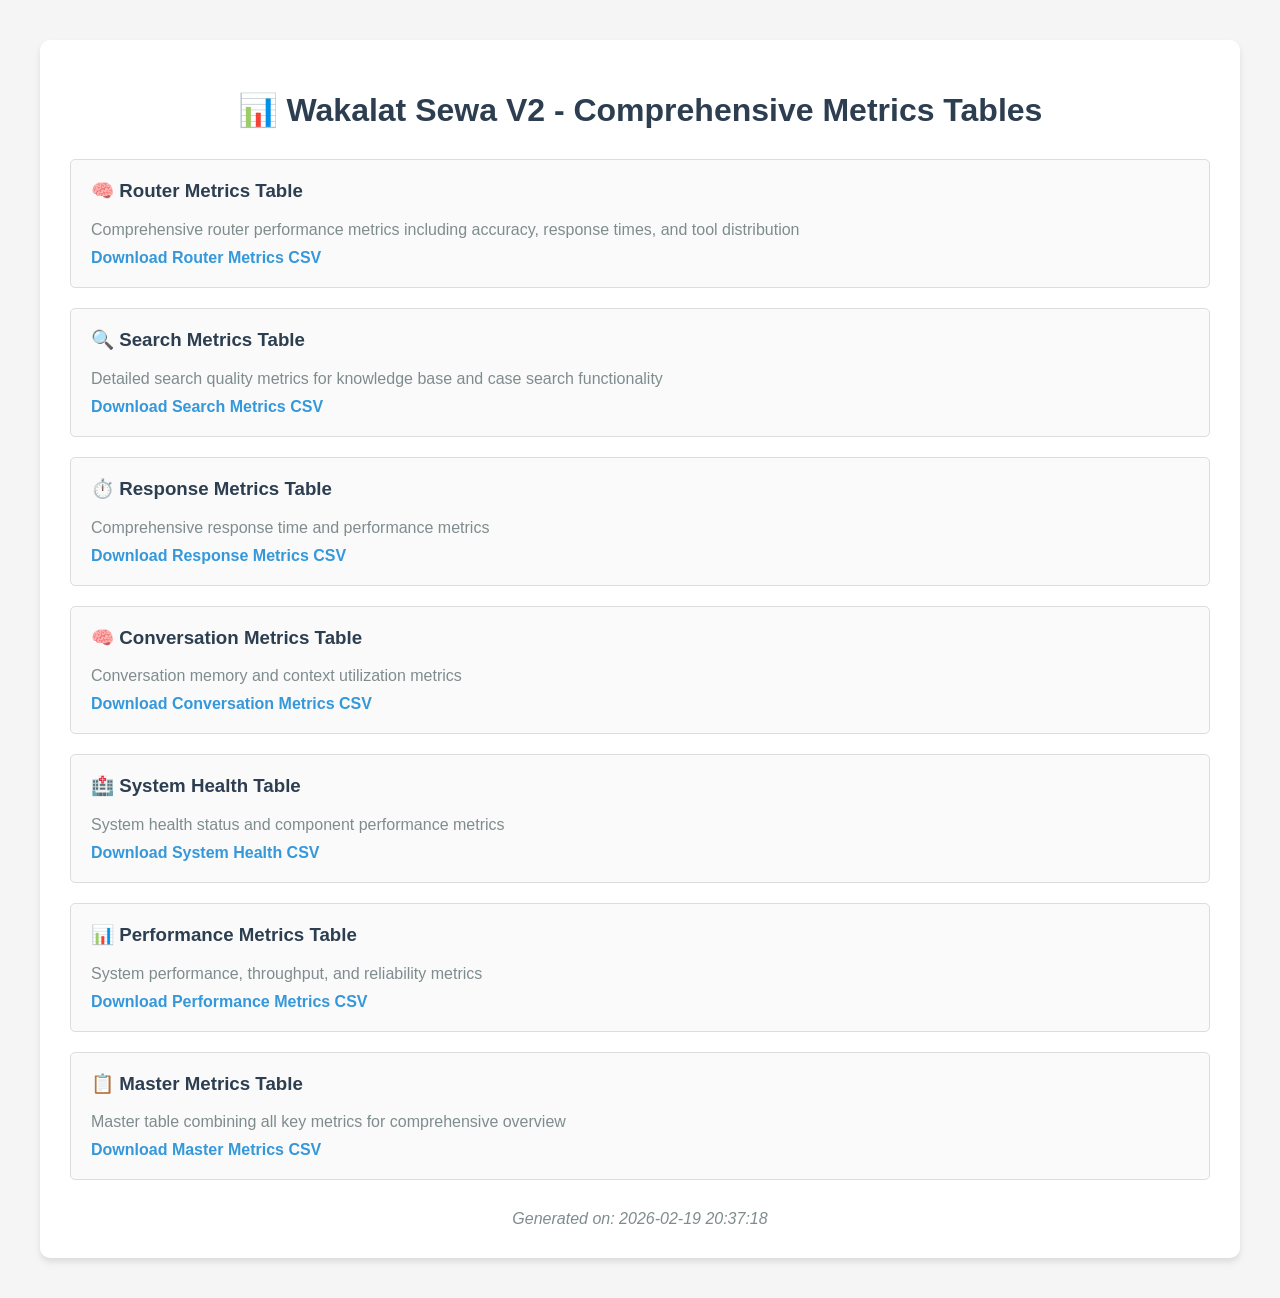
<file: scripts/metrics_tables/index.html>
<!DOCTYPE html>
        <html>
        <head>
            <title>Wakalat Sewa V2 - Comprehensive Metrics Tables</title>
            <style>
                body { font-family: Arial, sans-serif; margin: 40px; background-color: #f5f5f5; }
                .container { max-width: 1200px; margin: 0 auto; background-color: white; padding: 30px; border-radius: 10px; box-shadow: 0 4px 6px rgba(0,0,0,0.1); }
                h1 { color: #2c3e50; text-align: center; margin-bottom: 30px; }
                h2 { color: #34495e; border-bottom: 2px solid #3498db; padding-bottom: 10px; }
                .table { margin: 20px 0; padding: 20px; border: 1px solid #ddd; border-radius: 5px; background-color: #fafafa; }
                .table h3 { color: #2c3e50; margin-top: 0; }
                .table p { color: #7f8c8d; margin: 10px 0; }
                .table a { color: #3498db; text-decoration: none; font-weight: bold; }
                .table a:hover { color: #2980b9; }
                .timestamp { text-align: center; color: #7f8c8d; font-style: italic; margin-top: 30px; }
            </style>
        </head>
        <body>
            <div class="container">
                <h1>📊 Wakalat Sewa V2 - Comprehensive Metrics Tables</h1>
                
                <div class="table">
                    <h3>🧠 Router Metrics Table</h3>
                    <p>Comprehensive router performance metrics including accuracy, response times, and tool distribution</p>
                    <a href="router_comprehensive_table.csv" target="_blank">Download Router Metrics CSV</a>
                </div>
                
                <div class="table">
                    <h3>🔍 Search Metrics Table</h3>
                    <p>Detailed search quality metrics for knowledge base and case search functionality</p>
                    <a href="search_comprehensive_table.csv" target="_blank">Download Search Metrics CSV</a>
                </div>
                
                <div class="table">
                    <h3>⏱️ Response Metrics Table</h3>
                    <p>Comprehensive response time and performance metrics</p>
                    <a href="response_comprehensive_table.csv" target="_blank">Download Response Metrics CSV</a>
                </div>
                
                <div class="table">
                    <h3>🧠 Conversation Metrics Table</h3>
                    <p>Conversation memory and context utilization metrics</p>
                    <a href="conversation_comprehensive_table.csv" target="_blank">Download Conversation Metrics CSV</a>
                </div>
                
                <div class="table">
                    <h3>🏥 System Health Table</h3>
                    <p>System health status and component performance metrics</p>
                    <a href="system_health_comprehensive_table.csv" target="_blank">Download System Health CSV</a>
                </div>
                
                <div class="table">
                    <h3>📊 Performance Metrics Table</h3>
                    <p>System performance, throughput, and reliability metrics</p>
                    <a href="performance_comprehensive_table.csv" target="_blank">Download Performance Metrics CSV</a>
                </div>
                
                <div class="table">
                    <h3>📋 Master Metrics Table</h3>
                    <p>Master table combining all key metrics for comprehensive overview</p>
                    <a href="master_metrics_table.csv" target="_blank">Download Master Metrics CSV</a>
                </div>
                
                <div class="timestamp">
                    Generated on: 2026-02-19 20:37:18
                </div>
            </div>
        </body>
        </html>
</file>
